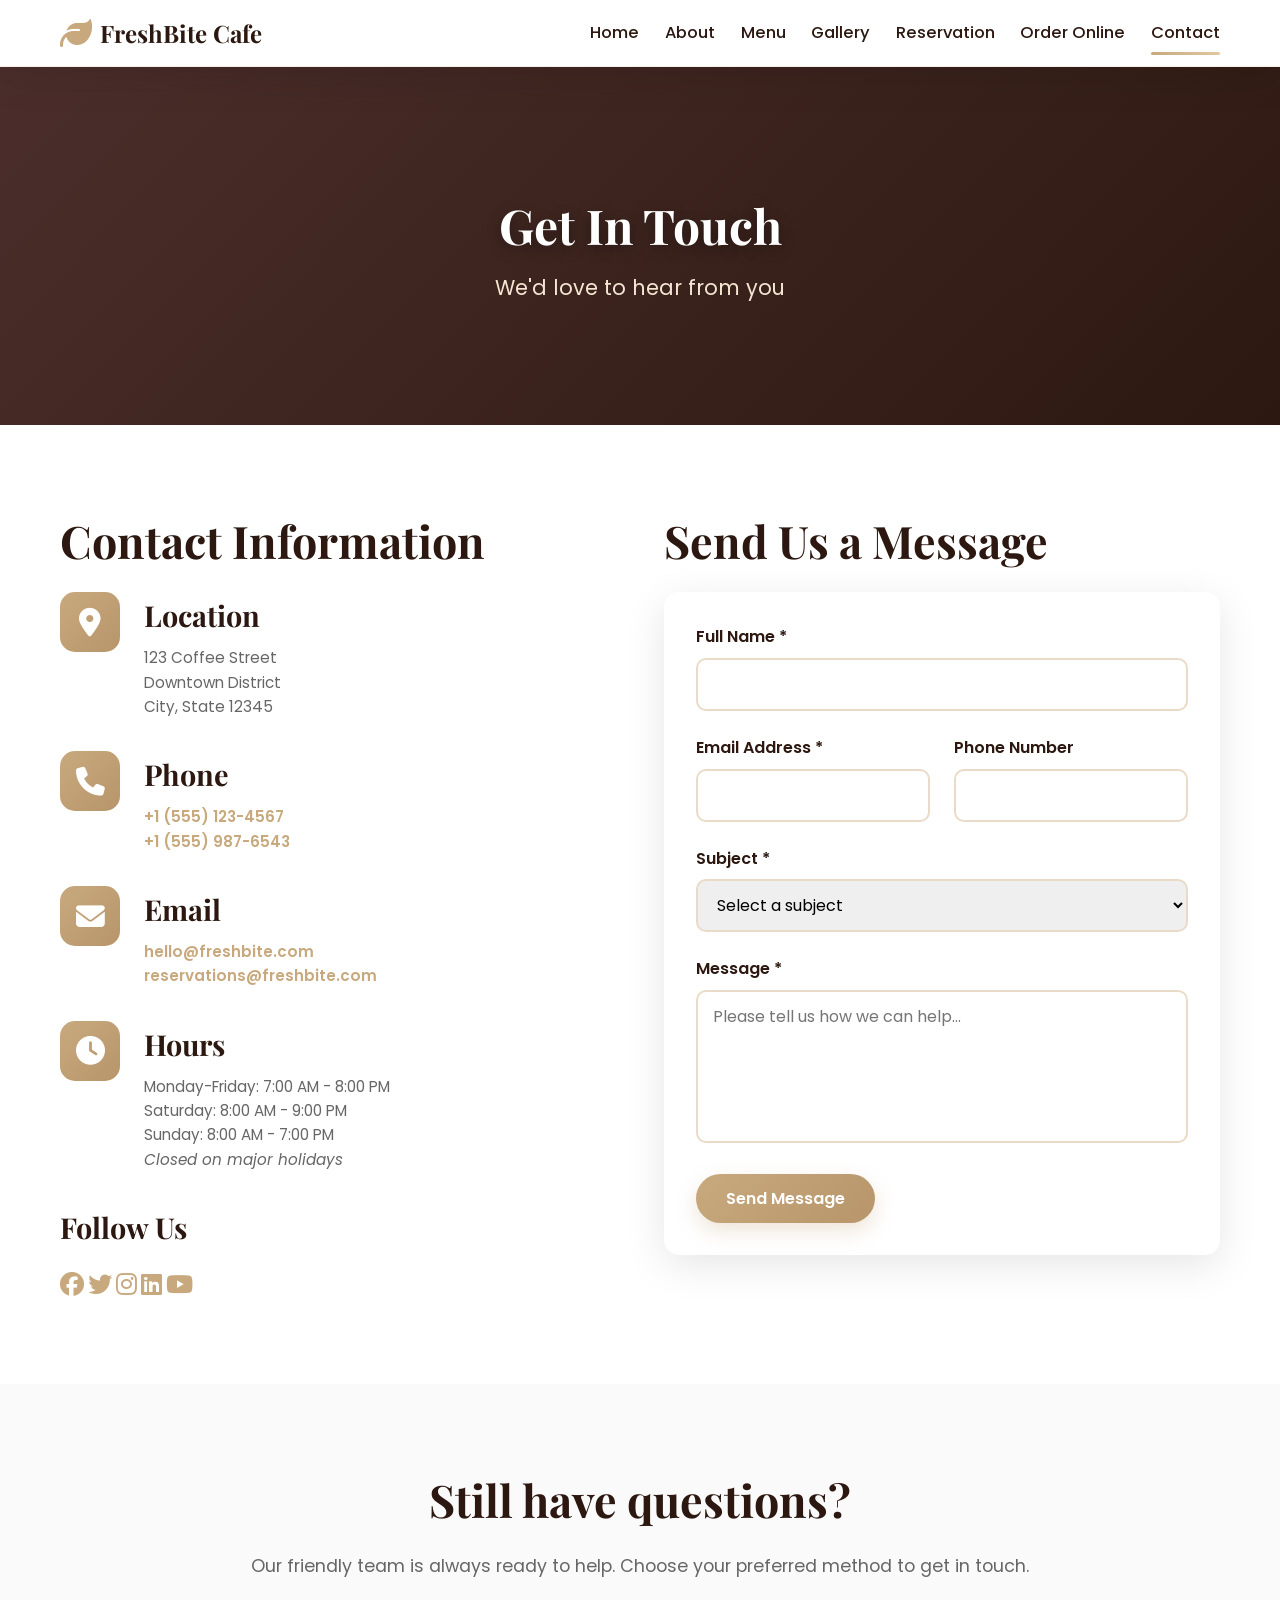
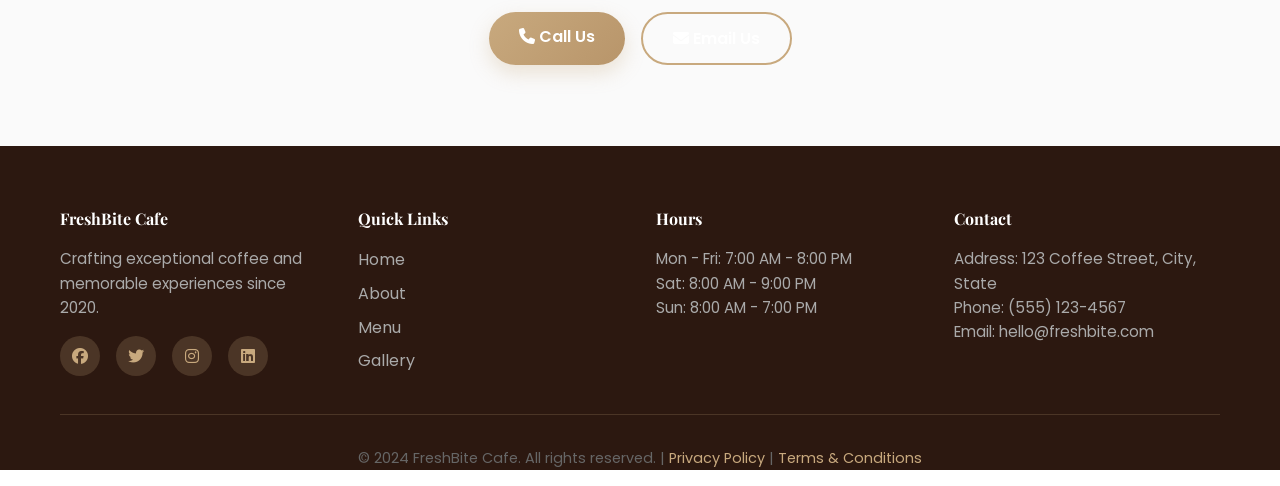
<file: pages/contact.html>
﻿<!DOCTYPE html>
<html lang="en">
<head>
    <meta charset="UTF-8">
    <meta name="viewport" content="width=device-width, initial-scale=1.0">
    <meta name="description" content="Contact FreshBite Cafe - Get in touch via phone, email, or visit us">
    <title>Contact-FreshBite Cafe</title>
    <link rel="stylesheet" href="../css/style.css">
    <link rel="stylesheet" href="../css/pages.css">
    <link href="https://cdnjs.cloudflare.com/ajax/libs/font-awesome/6.4.0/css/all.min.css" rel="stylesheet">
    <link href="https://fonts.googleapis.com/css2?family=Playfair+Display:wght@400;500;600;700&family=Poppins:wght@300;400;500;600;700&display=swap" rel="stylesheet">
</head>
<body class="inner-page">
    <!-- Navigation-->
    <nav class="navbar">
        <div class="container nav-container">
            <div class="logo">
                <i class="fas fa-leaf"></i>
                <span>FreshBite Cafe</span>
            </div>
            <button class="hamburger" id="hamburger">
                <span></span>
                <span></span>
                <span></span>
            </button>
            <ul class="nav-links" id="navLinks">
                <li><a href="../index.html">Home</a></li>
                <li><a href="about.html">About</a></li>
                <li><a href="menu.html">Menu</a></li>
                <li><a href="gallery.html">Gallery</a></li>
                <li><a href="reservation.html">Reservation</a></li>
                <li><a href="order.html">Order Online</a></li>
                <li><a href="contact.html" class="active">Contact</a></li>
            </ul>
        </div>
    </nav>

    <!-- Page Header-->
    <section class="page-header">
        <div class="page-header-content">
            <h1>Get In Touch</h1>
            <p>We'd love to hear from you</p>
        </div>
    </section>

    <!-- Contact Section-->
    <section class="section-padding">
        <div class="container">
            <div class="contact-wrapper">
                <div class="contact-info-container" data-aos="fade-right">
                    <h2>Contact Information</h2>
                    
                    <div class="info-card">
                        <div class="info-icon">
                            <i class="fas fa-map-marker-alt"></i>
                        </div>
                        <div class="info-content">
                            <h3>Location</h3>
                            <p>123 Coffee Street<br>Downtown District<br>City, State 12345</p>
                        </div>
                    </div>

                    <div class="info-card">
                        <div class="info-icon">
                            <i class="fas fa-phone"></i>
                        </div>
                        <div class="info-content">
                            <h3>Phone</h3>
                            <p><a href="tel:+15551234567">+1 (555) 123-4567</a><br><a href="tel:+15559876543">+1 (555) 987-6543</a></p>
                        </div>
                    </div>

                    <div class="info-card">
                        <div class="info-icon">
                            <i class="fas fa-envelope"></i>
                        </div>
                        <div class="info-content">
                            <h3>Email</h3>
                            <p><a href="mailto:hello@freshbite.com">hello@freshbite.com</a><br><a href="mailto:reservations@freshbite.com">reservations@freshbite.com</a></p>
                        </div>
                    </div>

                    <div class="info-card">
                        <div class="info-icon">
                            <i class="fas fa-clock"></i>
                        </div>
                        <div class="info-content">
                            <h3>Hours</h3>
                            <p>Monday-Friday: 7:00 AM - 8:00 PM<br>Saturday: 8:00 AM - 9:00 PM<br>Sunday: 8:00 AM - 7:00 PM<br><em>Closed on major holidays</em></p>
                        </div>
                    </div>

                    <div class="social-section">
                        <h3>Follow Us</h3>
                        <div class="social-links-large">
                            <a href="#" title="Facebook"><i class="fab fa-facebook"></i></a>
                            <a href="#" title="Twitter"><i class="fab fa-twitter"></i></a>
                            <a href="#" title="Instagram"><i class="fab fa-instagram"></i></a>
                            <a href="#" title="LinkedIn"><i class="fab fa-linkedin"></i></a>
                            <a href="#" title="YouTube"><i class="fab fa-youtube"></i></a>
                        </div>
                    </div>
                </div>

                <div class="contact-form-container" data-aos="fade-left">
                    <h2>Send Us a Message</h2>
                    <form class="contact-form" id="contactForm">
                        <div class="form-group">
                            <label for="contact-name">Full Name *</label>
                            <input type="text" id="contact-name" name="name" required>
                        </div>

                        <div class="form-row">
                            <div class="form-group">
                                <label for="contact-email">Email Address *</label>
                                <input type="email" id="contact-email" name="email" required>
                            </div>
                            <div class="form-group">
                                <label for="contact-phone">Phone Number</label>
                                <input type="tel" id="contact-phone" name="phone">
                            </div>
                        </div>

                        <div class="form-group">
                            <label for="subject">Subject *</label>
                            <select id="subject" name="subject" required>
                                <option value="">Select a subject</option>
                                <option value="general">General Inquiry</option>
                                <option value="events">Events & Catering</option>
                                <option value="feedback">Feedback</option>
                                <option value="partnership">Partnership</option>
                                <option value="other">Other</option>
                            </select>
                        </div>

                        <div class="form-group">
                            <label for="message">Message *</label>
                            <textarea id="message" name="message" rows="5" placeholder="Please tell us how we can help..." required></textarea>
                        </div>

                        <button type="submit" class="btn btn-primary">Send Message</button>
                    </form>

                    <div class="form-message" id="contactFormMessage" style="display: none;"></div>
                </div>
            </div>
        </div>
    </section>

    <!-- Quick Contact CTA-->
    <section class="section-padding bg-light">
        <div class="container">
            <div class="cta-section" data-aos="zoom-in">
                <h2>Still have questions?</h2>
                <p>Our friendly team is always ready to help. Choose your preferred method to get in touch.</p>
                <div class="cta-buttons">
                    <a href="tel:+15551234567" class="btn btn-primary">
                        <i class="fas fa-phone"></i> Call Us
                    </a>
                    <a href="mailto:hello@freshbite.com" class="btn btn-secondary">
                        <i class="fas fa-envelope"></i> Email Us
                    </a>
                </div>
            </div>
        </div>
    </section>

    <!-- Footer-->
    <footer class="footer">
        <div class="container">
            <div class="footer-content">
                <div class="footer-section">
                    <h4>FreshBite Cafe</h4>
                    <p>Crafting exceptional coffee and memorable experiences since 2020.</p>
                    <div class="social-links">
                        <a href="#"><i class="fab fa-facebook"></i></a>
                        <a href="#"><i class="fab fa-twitter"></i></a>
                        <a href="#"><i class="fab fa-instagram"></i></a>
                        <a href="#"><i class="fab fa-linkedin"></i></a>
                    </div>
                </div>
                <div class="footer-section">
                    <h4>Quick Links</h4>
                    <ul>
                        <li><a href="../index.html">Home</a></li>
                        <li><a href="about.html">About</a></li>
                        <li><a href="menu.html">Menu</a></li>
                        <li><a href="gallery.html">Gallery</a></li>
                    </ul>
                </div>
                <div class="footer-section">
                    <h4>Hours</h4>
                    <p>Mon - Fri: 7:00 AM - 8:00 PM<br>Sat: 8:00 AM - 9:00 PM<br>Sun: 8:00 AM - 7:00 PM</p>
                </div>
                <div class="footer-section">
                    <h4>Contact</h4>
                    <p>Address: 123 Coffee Street, City, State<br>Phone: (555) 123-4567<br>Email: hello@freshbite.com</p>
                </div>
            </div>
            <div class="footer-bottom">
                <p>&copy; 2024 FreshBite Cafe. All rights reserved. | <a href="#">Privacy Policy</a> | <a href="#">Terms & Conditions</a></p>
            </div>
        </div>
    </footer>

    <script src="../js/script.js"></script>
</body>
</html>
</file>
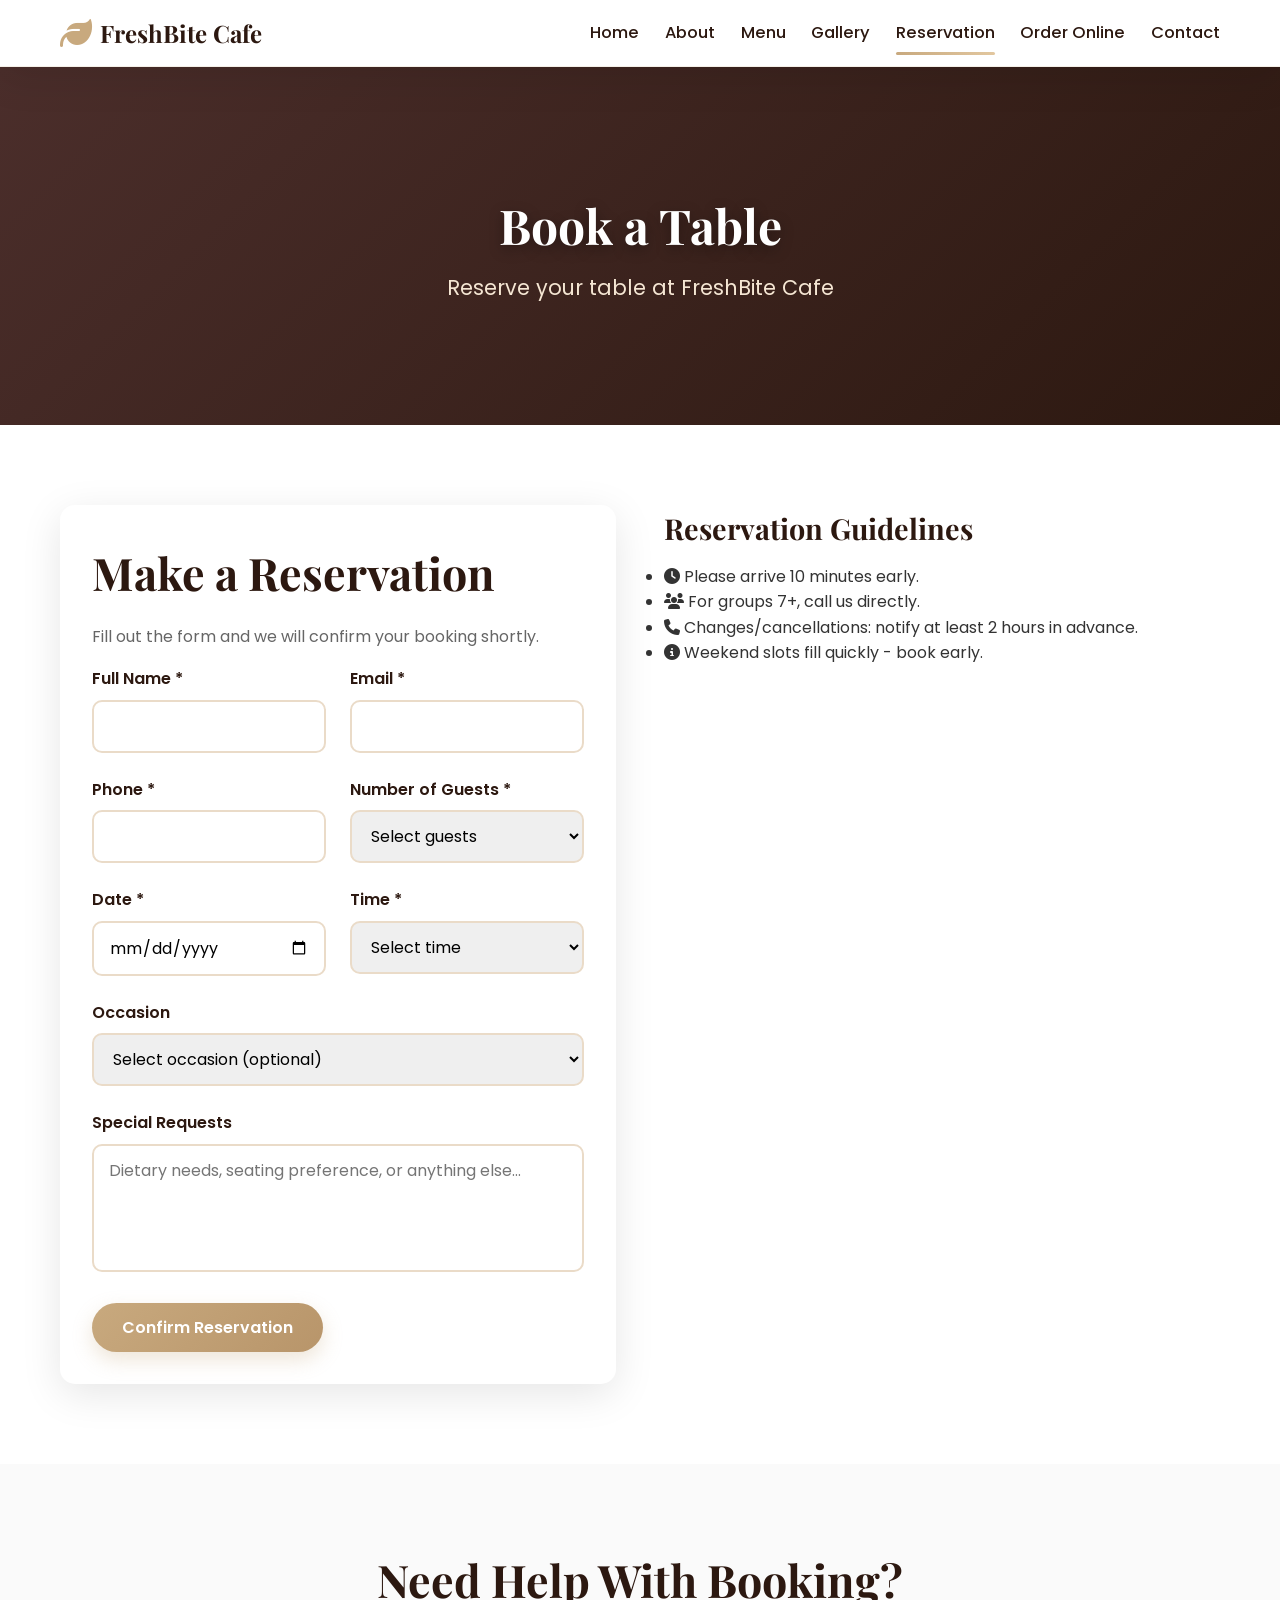
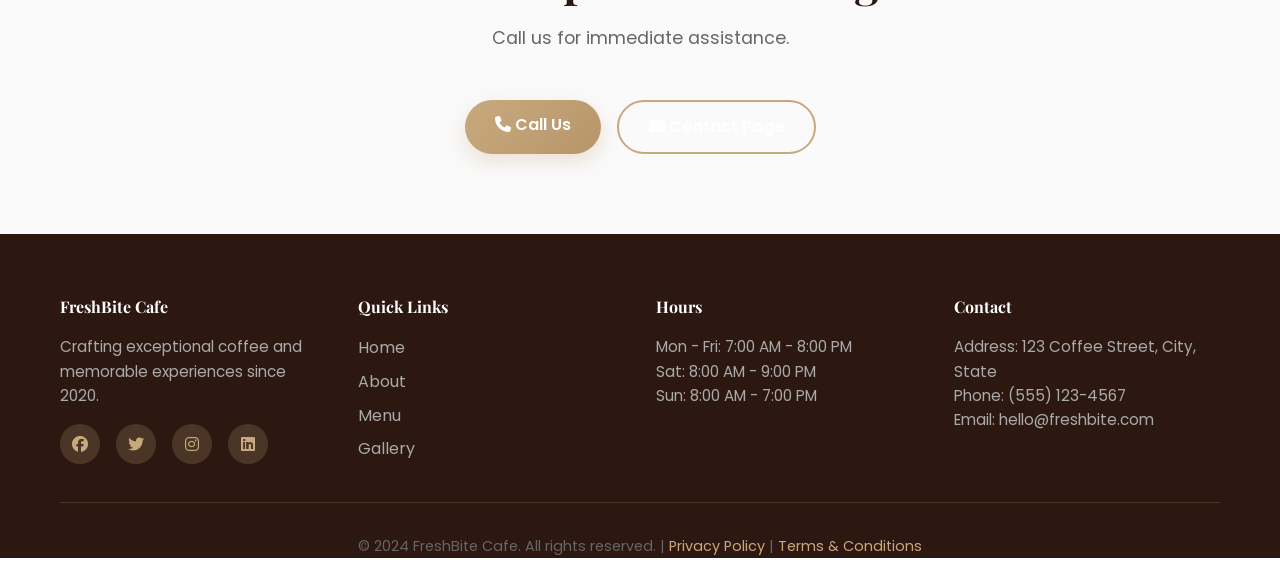
<file: pages/reservation.html>
﻿<!DOCTYPE html>
<html lang="en">
<head>
	<meta charset="UTF-8">
	<meta name="viewport" content="width=device-width, initial-scale=1.0">
	<meta name="description" content="Book a table at FreshBite Cafe - Easy online reservation">
	<title>Reservation - FreshBite Cafe</title>
	<link rel="stylesheet" href="../css/style.css">
	<link rel="stylesheet" href="../css/pages.css">
	<link href="https://cdnjs.cloudflare.com/ajax/libs/font-awesome/6.4.0/css/all.min.css" rel="stylesheet">
	<link href="https://fonts.googleapis.com/css2?family=Playfair+Display:wght@400;500;600;700&family=Poppins:wght@300;400;500;600;700&display=swap" rel="stylesheet">
</head>
<body class="inner-page">
	<!-- Navigation -->
	<nav class="navbar">
		<div class="container nav-container">
			<div class="logo">
				<i class="fas fa-leaf"></i>
				<span>FreshBite Cafe</span>
			</div>
			<button class="hamburger" id="hamburger">
				<span></span>
				<span></span>
				<span></span>
			</button>
			<ul class="nav-links" id="navLinks">
				<li><a href="../index.html">Home</a></li>
				<li><a href="about.html">About</a></li>
				<li><a href="menu.html">Menu</a></li>
				<li><a href="gallery.html">Gallery</a></li>
				<li><a href="reservation.html" class="active">Reservation</a></li>
				<li><a href="order.html">Order Online</a></li>
				<li><a href="contact.html">Contact</a></li>
			</ul>
		</div>
	</nav>

	<!-- Page Header -->
	<section class="page-header">
		<div class="page-header-content">
			<h1>Book a Table</h1>
			<p>Reserve your table at FreshBite Cafe</p>
		</div>
	</section>

	<!-- Reservation Section -->
	<section class="section-padding">
		<div class="container">
			<div class="reservation-wrapper">
				<div class="reservation-form" data-aos="fade-right">
					<h2>Make a Reservation</h2>
					<p>Fill out the form and we will confirm your booking shortly.</p>
					<form id="reservationForm">
						<div class="form-row">
							<div class="form-group">
								<label for="name">Full Name *</label>
								<input type="text" id="name" name="name" required>
							</div>
							<div class="form-group">
								<label for="email">Email *</label>
								<input type="email" id="email" name="email" required>
							</div>
						</div>

						<div class="form-row">
							<div class="form-group">
								<label for="phone">Phone *</label>
								<input type="tel" id="phone" name="phone" required>
							</div>
							<div class="form-group">
								<label for="guests">Number of Guests *</label>
								<select id="guests" name="guests" required>
									<option value="">Select guests</option>
									<option value="1">1 Guest</option>
									<option value="2">2 Guests</option>
									<option value="3">3 Guests</option>
									<option value="4">4 Guests</option>
									<option value="5">5 Guests</option>
									<option value="6">6 Guests</option>
									<option value="7+">7+ Guests</option>
								</select>
							</div>
						</div>

						<div class="form-row">
							<div class="form-group">
								<label for="date">Date *</label>
								<input type="date" id="date" name="date" required>
							</div>
							<div class="form-group">
								<label for="time">Time *</label>
								<select id="time" name="time" required>
									<option value="">Select time</option>
									<option>08:00 AM</option>
									<option>09:00 AM</option>
									<option>10:00 AM</option>
									<option>11:00 AM</option>
									<option>12:00 PM</option>
									<option>01:00 PM</option>
									<option>02:00 PM</option>
									<option>03:00 PM</option>
									<option>04:00 PM</option>
									<option>05:00 PM</option>
									<option>06:00 PM</option>
									<option>07:00 PM</option>
									<option>08:00 PM</option>
								</select>
							</div>
						</div>

						<div class="form-group">
							<label for="occasion">Occasion</label>
							<select id="occasion" name="occasion">
								<option value="">Select occasion (optional)</option>
								<option value="birthday">Birthday</option>
								<option value="anniversary">Anniversary</option>
								<option value="meeting">Business Meeting</option>
								<option value="date">Date Night</option>
								<option value="other">Other</option>
							</select>
						</div>

						<div class="form-group">
							<label for="requests">Special Requests</label>
							<textarea id="requests" name="requests" rows="4" placeholder="Dietary needs, seating preference, or anything else..."></textarea>
						</div>

						<button type="submit" class="btn btn-primary">Confirm Reservation</button>
					</form>
					<div class="form-message" id="formMessage" style="display: none;"></div>
				</div>

				<div class="reservation-info" data-aos="fade-left">
					<h3>Reservation Guidelines</h3>
					<ul class="policy-list">
						<li><i class="fas fa-clock"></i> Please arrive 10 minutes early.</li>
						<li><i class="fas fa-users"></i> For groups 7+, call us directly.</li>
						<li><i class="fas fa-phone"></i> Changes/cancellations: notify at least 2 hours in advance.</li>
						<li><i class="fas fa-info-circle"></i> Weekend slots fill quickly - book early.</li>
					</ul>
				</div>
			</div>
		</div>
	</section>

	<!-- Info Section -->
	<section class="section-padding bg-light">
		<div class="container">
			<div class="section-header">
				<h2>Need Help With Booking?</h2>
				<p>Call us for immediate assistance.</p>
			</div>
			<div class="cta-buttons">
				<a href="tel:+15551234567" class="btn btn-primary"><i class="fas fa-phone"></i> Call Us</a>
				<a href="contact.html" class="btn btn-secondary"><i class="fas fa-envelope"></i> Contact Page</a>
			</div>
		</div>
	</section>

	<!-- Footer -->
	<footer class="footer">
		<div class="container">
			<div class="footer-content">
				<div class="footer-section">
					<h4>FreshBite Cafe</h4>
					<p>Crafting exceptional coffee and memorable experiences since 2020.</p>
					<div class="social-links">
						<a href="#"><i class="fab fa-facebook"></i></a>
						<a href="#"><i class="fab fa-twitter"></i></a>
						<a href="#"><i class="fab fa-instagram"></i></a>
						<a href="#"><i class="fab fa-linkedin"></i></a>
					</div>
				</div>
				<div class="footer-section">
					<h4>Quick Links</h4>
					<ul>
						<li><a href="../index.html">Home</a></li>
						<li><a href="about.html">About</a></li>
						<li><a href="menu.html">Menu</a></li>
						<li><a href="gallery.html">Gallery</a></li>
					</ul>
				</div>
				<div class="footer-section">
					<h4>Hours</h4>
					<p>Mon - Fri: 7:00 AM - 8:00 PM<br>Sat: 8:00 AM - 9:00 PM<br>Sun: 8:00 AM - 7:00 PM</p>
				</div>
				<div class="footer-section">
					<h4>Contact</h4>
					<p>Address: 123 Coffee Street, City, State<br>Phone: (555) 123-4567<br>Email: hello@freshbite.com</p>
				</div>
			</div>
			<div class="footer-bottom">
				<p>&copy; 2024 FreshBite Cafe. All rights reserved. | <a href="#">Privacy Policy</a> | <a href="#">Terms & Conditions</a></p>
			</div>
		</div>
	</footer>

	<script src="../js/script.js"></script>
</body>
</html>
</file>
<file: css/style.css>
/* ===== Global CSS Variables ===== */
:root {
    --primary-color: #C8A97E;
    --dark-color: #2C1810;
    --light-color: #F5E6D3;
    --accent-color: #4B2E2B;
    --text-color: #333;
    --border-color: #EADBC8;
    --white: #FFFFFF;
    
    --font-heading: 'Playfair Display', serif;
    --font-body: 'Poppins', sans-serif;
    
    --transition: all 0.3s ease;
    --shadow: 0 10px 40px rgba(0, 0, 0, 0.1);
    --shadow-dark: 0 20px 60px rgba(0, 0, 0, 0.15);
}

/* ===== Reset & Base Styles ===== */
* {
    margin: 0;
    padding: 0;
    box-sizing: border-box;
}

html {
    scroll-behavior: smooth;
}

body {
    font-family: var(--font-body);
    color: var(--text-color);
    line-height: 1.6;
    background-color: var(--white);
    opacity: 1;
    transition: opacity 0.3s ease;
}

body.page-transitioning {
    opacity: 0;
    pointer-events: none;
}

/* ===== Global UX Enhancements ===== */
.scroll-progress {
    position: fixed;
    top: 0;
    left: 0;
    height: 3px;
    width: 0;
    background: linear-gradient(90deg, var(--primary-color), #e2c79f);
    z-index: 2000;
    transition: width 0.15s linear;
}

.back-to-top {
    position: fixed;
    right: 22px;
    bottom: 22px;
    width: 48px;
    height: 48px;
    border: none;
    border-radius: 50%;
    background: var(--primary-color);
    color: var(--white);
    box-shadow: 0 10px 24px rgba(0, 0, 0, 0.2);
    cursor: pointer;
    z-index: 1200;
    opacity: 0;
    transform: translateY(12px);
    pointer-events: none;
    transition: opacity 0.25s ease, transform 0.25s ease, background-color 0.2s ease;
}

.back-to-top:hover {
    background: var(--accent-color);
}

.back-to-top.visible {
    opacity: 1;
    transform: translateY(0);
    pointer-events: auto;
}

@media (prefers-reduced-motion: reduce) {
    .scroll-progress,
    .back-to-top {
        transition: none;
    }
}

/* ===== Typography ===== */
h1, h2, h3, h4, h5, h6 {
    font-family: var(--font-heading);
    color: var(--dark-color);
}

h1 {
    font-size: 3.5rem;
    margin-bottom: 1rem;
}

h2 {
    font-size: 2.8rem;
    margin-bottom: 1rem;
}

h3 {
    font-size: 1.8rem;
    margin-bottom: 0.8rem;
}

p {
    margin-bottom: 1rem;
    color: #666;
}

a {
    color: var(--primary-color);
    text-decoration: none;
    transition: var(--transition);
}

a:hover {
    color: var(--dark-color);
}

/* ===== Container & Spacing ===== */
.container {
    max-width: 1200px;
    margin: 0 auto;
    padding: 0 20px;
}

.section-padding {
    padding: 80px 0;
}

.text-center {
    text-align: center;
}

/* ===== Navigation ===== */
.navbar {
    position: sticky;
    top: 0;
    background: rgba(255, 255, 255, 0.92);
    backdrop-filter: blur(10px);
    -webkit-backdrop-filter: blur(10px);
    padding: 0.85rem 0;
    border-bottom: 1px solid rgba(200, 169, 126, 0.18);
    box-shadow: 0 8px 26px rgba(0, 0, 0, 0.08);
    z-index: 1000;
    transition: var(--transition);
}

.nav-container {
    display: flex;
    justify-content: space-between;
    align-items: center;
}

.logo {
    display: flex;
    align-items: center;
    gap: 0.5rem;
    font-size: 1.5rem;
    font-weight: 700;
    color: var(--dark-color);
    font-family: var(--font-heading);
}

.logo i {
    color: var(--primary-color);
    font-size: 2rem;
}

.nav-links {
    display: flex;
    list-style: none;
    gap: 1.6rem;
    align-items: center;
}

.nav-links a {
    color: var(--dark-color);
    font-weight: 500;
    font-size: 1.03rem;
    padding: 0.25rem 0;
    position: relative;
    transition: var(--transition);
}

.nav-links a:hover {
    color: var(--accent-color);
}

.nav-links a::after {
    content: '';
    position: absolute;
    bottom: -7px;
    left: 0;
    width: 0;
    height: 3px;
    border-radius: 3px;
    background: linear-gradient(90deg, var(--primary-color), #e2c79f);
    transition: var(--transition);
}

.nav-links a:hover::after,
.nav-links a.active::after {
    width: 100%;
}

.nav-links a:focus-visible {
    outline: 2px solid rgba(200, 169, 126, 0.55);
    outline-offset: 4px;
    border-radius: 6px;
}

.hamburger {
    display: none;
    flex-direction: column;
    cursor: pointer;
    background: none;
    border: none;
    gap: 5px;
}

.hamburger span {
    width: 25px;
    height: 3px;
    background-color: var(--dark-color);
    border-radius: 3px;
    transition: var(--transition);
}

/* ===== Hero Section ===== */
.hero {
    height: 100vh;
    background: linear-gradient(135deg, #4B2E2B 0%, #2C1810 100%);
    background-image: url('data:image/svg+xml,<svg xmlns="http://www.w3.org/2000/svg" viewBox="0 0 1200 600"><rect fill="%234B2E2B" width="1200" height="600"/><circle cx="300" cy="150" r="100" fill="%23C8A97E" opacity="0.1"/><circle cx="900" cy="450" r="150" fill="%23EADBC8" opacity="0.05"/></svg>');
    background-size: cover;
    background-position: center;
    display: flex;
    align-items: center;
    justify-content: center;
    position: relative;
    overflow: hidden;
}

.hero-overlay {
    position: absolute;
    top: 0;
    left: 0;
    right: 0;
    bottom: 0;
    background: rgba(0, 0, 0, 0.4);
    z-index: 1;
}

.hero-content {
    text-align: center;
    color: var(--white);
    z-index: 2;
    position: relative;
    animation: fadeInUp 1s ease-out;
}

.hero-title {
    font-size: 4rem;
    margin-bottom: 1rem;
    color: var(--white);
    text-shadow: 0 4px 18px rgba(0, 0, 0, 0.45);
    animation: slideInDown 0.8s ease-out;
}

.hero-subtitle {
    font-size: 1.8rem;
    margin-bottom: 2rem;
    color: var(--light-color);
    text-shadow: 0 2px 10px rgba(0, 0, 0, 0.35);
    animation: slideInUp 0.8s ease-out 0.2s backwards;
}

.hero-buttons {
    display: flex;
    gap: 1rem;
    justify-content: center;
    flex-wrap: wrap;
    animation: fadeIn 1s ease-out 0.4s backwards;
}

/* ===== Buttons ===== */
.btn {
    display: inline-block;
    padding: 12px 30px;
    border-radius: 50px;
    font-weight: 600;
    text-decoration: none;
    transition: var(--transition);
    cursor: pointer;
    border: none;
    font-family: var(--font-body);
    font-size: 1rem;
}

.btn-primary {
    background: linear-gradient(135deg, var(--primary-color), #b8956a);
    color: var(--white);
    box-shadow: 0 8px 20px rgba(200, 169, 126, 0.3);
}

.btn-primary:hover {
    transform: translateY(-3px);
    box-shadow: 0 12px 30px rgba(200, 169, 126, 0.4);
}

.btn-secondary {
    background: transparent;
    color: var(--white);
    border: 2px solid var(--primary-color);
}

.btn-secondary:hover {
    background: var(--primary-color);
    color: var(--white);
    transform: translateY(-3px);
}

.btn-small {
    padding: 8px 20px;
    font-size: 0.9rem;
}

/* ===== Featured Dishes Section ===== */
.featured-dishes {
    background: var(--white);
}

.section-header {
    text-align: center;
    margin-bottom: 3rem;
}

.section-header h2 {
    color: var(--dark-color);
    margin-bottom: 0.5rem;
}

.section-header p {
    font-size: 1.1rem;
    color: #666;
}

.dishes-grid {
    display: grid;
    grid-template-columns: repeat(auto-fit, minmax(280px, 1fr));
    gap: 2rem;
    margin-bottom: 2rem;
}

.dish-card {
    background: var(--white);
    border-radius: 15px;
    overflow: hidden;
    box-shadow: var(--shadow);
    transition: var(--transition);
    cursor: pointer;
}

.dish-card:hover {
    transform: translateY(-10px);
    box-shadow: var(--shadow-dark);
}

.dish-image {
    position: relative;
    overflow: hidden;
    height: 250px;
}

.dish-image img {
    width: 100%;
    height: 100%;
    object-fit: cover;
    transition: var(--transition);
}

.dish-card:hover .dish-image img {
    transform: scale(1.1);
}

.dish-overlay {
    position: absolute;
    top: 0;
    left: 0;
    right: 0;
    bottom: 0;
    background: rgba(76, 46, 43, 0.8);
    display: flex;
    align-items: center;
    justify-content: center;
    opacity: 0;
    transition: var(--transition);
}

.dish-card:hover .dish-overlay {
    opacity: 1;
}

.dish-info {
    padding: 1.5rem;
    text-align: center;
}

.dish-info h3 {
    margin: 0.5rem 0;
    color: var(--dark-color);
}

.dish-info .desc {
    font-size: 0.9rem;
    color: #666;
    margin-bottom: 1rem;
}

.price {
    display: block;
    font-size: 1.4rem;
    color: var(--primary-color);
    font-weight: 700;
}

/* ===== About Preview Section ===== */
.about-preview {
    background: #FAFAFA;
}

.about-grid {
    display: grid;
    grid-template-columns: 1fr 1fr;
    gap: 3rem;
    align-items: center;
}

.about-content h2 {
    margin-bottom: 1.5rem;
}

.about-content p {
    font-size: 1rem;
    line-height: 1.8;
    margin-bottom: 1.5rem;
    color: #666;
}

.benefits-list {
    list-style: none;
    margin: 2rem 0;
}

.benefits-list li {
    display: flex;
    align-items: center;
    gap: 1rem;
    margin-bottom: 1rem;
    font-size: 1rem;
    color: #666;
}

.benefits-list i {
    color: var(--primary-color);
    font-size: 1.2rem;
}

.about-image img {
    width: 100%;
    border-radius: 15px;
    box-shadow: var(--shadow);
}

/* ===== Special Offers Section ===== */
.offers-grid {
    display: grid;
    grid-template-columns: repeat(auto-fit, minmax(260px, 1fr));
    gap: 2rem;
}

.offer-card {
    background: linear-gradient(135deg, var(--accent-color), #4B2E2B);
    color: var(--white);
    padding: 2rem;
    border-radius: 15px;
    position: relative;
    overflow: hidden;
    transition: var(--transition);
    box-shadow: var(--shadow);
}

.offer-card:hover {
    transform: translateY(-10px);
    box-shadow: var(--shadow-dark);
}

.offer-badge {
    position: absolute;
    top: -10px;
    right: -10px;
    background: var(--primary-color);
    color: var(--white);
    padding: 0.5rem 1.5rem;
    font-weight: 700;
    transform: rotate(45deg);
    border-radius: 50%;
    width: 120px;
    text-align: center;
}

.offer-card h3 {
    color: var(--white);
    margin-bottom: 0.5rem;
    margin-top: 1rem;
}

.offer-card p {
    color: #ddd;
    font-size: 0.95rem;
}

.valid {
    display: block;
    font-size: 0.85rem;
    color: var(--light-color);
    margin-top: 1rem;
    font-weight: 600;
}

/* ===== Statistics Section ===== */
.statistics {
    background: linear-gradient(135deg, #2C1810, #1a0f08);
    color: var(--white);
}

.stats-grid {
    display: grid;
    grid-template-columns: repeat(auto-fit, minmax(200px, 1fr));
    gap: 2rem;
    text-align: center;
}

.stat-item {
    padding: 2rem;
}

.stat-number {
    font-size: 3rem;
    font-weight: 700;
    color: var(--primary-color);
    margin-bottom: 0.5rem;
}

.stat-item p {
    font-size: 1.1rem;
    color: #ddd;
    margin: 0;
}

/* ===== Testimonials Section ===== */
.testimonials-carousel {
    position: relative;
    max-width: 600px;
    margin: 2rem auto;
}

.testimonial-item {
    display: none;
    opacity: 0;
    transition: var(--transition);
}

.testimonial-item.active {
    display: block;
    opacity: 1;
}

.testimonial-content {
    background: var(--white);
    padding: 2rem;
    border-radius: 15px;
    box-shadow: var(--shadow);
    text-align: center;
    border-left: 5px solid var(--primary-color);
}

.stars {
    color: var(--primary-color);
    font-size: 1.2rem;
    margin-bottom: 1rem;
}

.testimonial-content p {
    font-size: 1rem;
    color: #666;
    margin-bottom: 1.5rem;
    font-style: italic;
}

.testimonial-content h4 {
    color: var(--dark-color);
    margin-bottom: 0.2rem;
}

.testimonial-content span {
    color: #666;
    font-size: 0.9rem;
}

.carousel-nav {
    display: flex;
    justify-content: center;
    gap: 1rem;
    margin-top: 2rem;
}

.carousel-btn {
    background: var(--primary-color);
    color: var(--white);
    border: none;
    width: 45px;
    height: 45px;
    border-radius: 50%;
    cursor: pointer;
    transition: var(--transition);
    font-size: 1.2rem;
}

.carousel-btn:hover {
    background: var(--dark-color);
    transform: scale(1.1);
}

/* ===== Newsletter Section ===== */
.newsletter-content {
    text-align: center;
    max-width: 600px;
    margin: 0 auto;
}

.newsletter-content h2 {
    margin-bottom: 1rem;
}

.newsletter-content p {
    margin-bottom: 1.5rem;
    font-size: 1rem;
}

.newsletter-form {
    display: flex;
    gap: 0.5rem;
    margin-bottom: 1rem;
    flex-wrap: wrap;
    justify-content: center;
}

.newsletter-form input {
    flex: 1;
    min-width: 200px;
    padding: 12px 20px;
    border: 2px solid var(--border-color);
    border-radius: 50px;
    font-family: var(--font-body);
    transition: var(--transition);
}

.newsletter-form input:focus {
    outline: none;
    border-color: var(--primary-color);
    box-shadow: 0 0 0 3px rgba(200, 169, 126, 0.1);
}

.newsletter-form button {
    padding: 12px 30px;
}

.newsletter-note {
    font-size: 0.85rem;
    color: #666;
    margin: 0;
}

/* ===== Footer ===== */
.footer {
    background: var(--dark-color);
    color: #ddd;
    padding: 60px 0 0;
}

.footer-content {
    display: grid;
    grid-template-columns: repeat(auto-fit, minmax(250px, 1fr));
    gap: 2rem;
    margin-bottom: 2rem;
}

.footer-section h4 {
    color: var(--white);
    margin-bottom: 1rem;
}

.footer-section p {
    font-size: 0.95rem;
    color: #aaa;
}

.footer-section ul {
    list-style: none;
}

.footer-section ul li {
    margin-bottom: 0.5rem;
}

.footer-section ul li a {
    color: #aaa;
    transition: var(--transition);
}

.footer-section ul li a:hover {
    color: var(--primary-color);
}

.social-links {
    display: flex;
    gap: 1rem;
}

.social-links a {
    display: inline-flex;
    align-items: center;
    justify-content: center;
    width: 40px;
    height: 40px;
    background: rgba(200, 169, 126, 0.2);
    border-radius: 50%;
    color: var(--primary-color);
    transition: var(--transition);
    pointer-events: none;
    cursor: default;
}

.social-links a:hover {
    background: var(--primary-color);
    color: var(--white);
    transform: translateY(-3px);
}

.social-links-large a {
    width: 45px;
    height: 45px;
    font-size: 1.5rem;
}

.footer-bottom {
    border-top: 1px solid rgba(200, 169, 126, 0.2);
    padding-top: 2rem;
    text-align: center;
    font-size: 0.9rem;
    color: #999;
}

.footer-bottom a {
    color: var(--primary-color);
}

/* ===== Page Header ===== */
.page-header {
    background: linear-gradient(135deg, #4B2E2B 0%, #2C1810 100%);
    color: var(--white);
    padding: 120px 20px;
    text-align: center;
}

.page-header-content h1 {
    color: var(--white);
    font-size: 3rem;
    margin-bottom: 0.5rem;
}

.page-header-content p {
    color: var(--light-color);
    font-size: 1.3rem;
    margin: 0;
}

/* ===== Menu Page ===== */
.filter-buttons {
    display: flex;
    justify-content: center;
    gap: 1rem;
    flex-wrap: wrap;
    margin-bottom: 3rem;
}

.filter-btn {
    padding: 10px 25px;
    border: 2px solid var(--border-color);
    background: var(--white);
    color: var(--dark-color);
    border-radius: 50px;
    cursor: pointer;
    font-weight: 600;
    transition: var(--transition);
    font-family: var(--font-body);
}

.filter-btn:hover,
.filter-btn.active {
    background: var(--primary-color);
    color: var(--white);
    border-color: var(--primary-color);
}

.menu-grid {
    display: grid;
    grid-template-columns: repeat(auto-fit, minmax(280px, 1fr));
    gap: 2rem;
}

.menu-item {
    background: var(--white);
    border-radius: 15px;
    overflow: hidden;
    box-shadow: var(--shadow);
    transition: var(--transition);
    opacity: 1;
    animation: fadeIn 0.3s ease-out;
}

.menu-item.hidden {
    display: none;
}

.menu-item:hover {
    transform: translateY(-10px);
    box-shadow: var(--shadow-dark);
}

.menu-item-image {
    position: relative;
    overflow: hidden;
    height: 250px;
}

.menu-item-image img {
    width: 100%;
    height: 100%;
    object-fit: cover;
    transition: var(--transition);
}

.menu-item:hover .menu-item-image img {
    transform: scale(1.1);
}

.menu-overlay {
    position: absolute;
    top: 0;
    left: 0;
    right: 0;
    bottom: 0;
    background: rgba(76, 46, 43, 0.8);
    display: flex;
    align-items: center;
    justify-content: center;
    opacity: 0;
    transition: var(--transition);
}

.menu-item:hover .menu-overlay {
    opacity: 1;
}

.order-btn {
    background: var(--primary-color);
    color: var(--white);
    border: none;
    padding: 10px 25px;
    border-radius: 50px;
    cursor: pointer;
    font-weight: 600;
    transition: var(--transition);
    font-family: var(--font-body);
}

.order-btn:hover {
    background: var(--dark-color);
}

.menu-item-content {
    padding: 1.5rem;
    text-align: center;
}

.menu-item-content h3 {
    margin-bottom: 0.5rem;
}

.menu-item-content p {
    font-size: 0.9rem;
    color: #999;
    margin-bottom: 1rem;
}

.menu-price {
    display: block;
    font-size: 1.3rem;
    font-weight: 700;
    color: var(--primary-color);
}

/* ===== Gallery Page ===== */
.gallery-section {
    background: var(--white);
}

.gallery-grid {
    display: grid;
    grid-template-columns: repeat(auto-fit, minmax(280px, 1fr));
    gap: 2rem;
}

.gallery-item {
    border-radius: 15px;
    overflow: hidden;
    box-shadow: var(--shadow);
    transition: var(--transition);
}

.gallery-item:hover {
    box-shadow: var(--shadow-dark);
}

.gallery-image-wrapper {
    position: relative;
    overflow: hidden;
    height: 280px;
}

.gallery-image-wrapper img {
    width: 100%;
    height: 100%;
    object-fit: cover;
    transition: var(--transition);
}

.gallery-item:hover .gallery-image-wrapper img {
    transform: scale(1.1);
}

.gallery-overlay {
    position: absolute;
    top: 0;
    left: 0;
    right: 0;
    bottom: 0;
    background: rgba(76, 46, 43, 0.8);
    display: flex;
    align-items: center;
    justify-content: center;
    opacity: 0;
    transition: var(--transition);
}

.gallery-item:hover .gallery-overlay {
    opacity: 1;
}

.lightbox-trigger {
    display: inline-flex;
    align-items: center;
    justify-content: center;
    width: 50px;
    height: 50px;
    background: var(--primary-color);
    color: var(--white);
    border-radius: 50%;
    font-size: 1.5rem;
    transition: var(--transition);
}

.lightbox-trigger:hover {
    background: var(--dark-color);
    transform: scale(1.1);
}

.gallery-caption {
    padding: 1rem 1.5rem;
    background: #f9f9f9;
    text-align: center;
    margin: 0;
    color: var(--dark-color);
    font-weight: 600;
}

/* ===== Lightbox ===== */
.lightbox-modal {
    display: none;
    position: fixed;
    top: 0;
    left: 0;
    right: 0;
    bottom: 0;
    background: rgba(0, 0, 0, 0.95);
    z-index: 2000;
    align-items: center;
    justify-content: center;
}

.lightbox-modal.active {
    display: flex;
}

.lightbox-content {
    position: relative;
    max-width: 90vw;
    max-height: 80vh;
}

.lightbox-content img {
    width: 100%;
    height: auto;
    max-width: 800px;
    max-height: 600px;
    object-fit: contain;
    border-radius: 10px;
}

.lightbox-close {
    position: absolute;
    top: -40px;
    right: 0;
    background: none;
    border: none;
    color: var(--white);
    font-size: 2rem;
    cursor: pointer;
    transition: var(--transition);
}

.lightbox-close:hover {
    transform: scale(1.2);
}

.lightbox-prev,
.lightbox-next {
    position: absolute;
    top: 50%;
    transform: translateY(-50%);
    background: rgba(200, 169, 126, 0.8);
    color: var(--white);
    border: none;
    width: 50px;
    height: 50px;
    border-radius: 50%;
    font-size: 1.5rem;
    cursor: pointer;
    transition: var(--transition);
}

.lightbox-prev:hover,
.lightbox-next:hover {
    background: var(--primary-color);
}

.lightbox-prev {
    left: -60px;
}

.lightbox-next {
    right: -60px;
}

/* ===== Reservation Page ===== */
.reservation-wrapper {
    display: grid;
    grid-template-columns: 1fr 1fr;
    gap: 3rem;
    align-items: start;
}

.reservation-benefits {
    list-style: none;
}

.reservation-benefits li {
    display: flex;
    gap: 1.5rem;
    margin-bottom: 2rem;
}

.benefit-icon {
    flex-shrink: 0;
    width: 50px;
    height: 50px;
    background: linear-gradient(135deg, var(--primary-color), #b8956a);
    color: var(--white);
    border-radius: 15px;
    display: flex;
    align-items: center;
    justify-content: center;
    font-size: 1.5rem;
}

.benefit-text h4 {
    margin-bottom: 0.3rem;
    color: var(--dark-color);
}

.benefit-text p {
    font-size: 0.95rem;
    margin: 0;
}

.hours-info,
.contact-info {
    background: #f9f9f9;
    padding: 1.5rem;
    border-radius: 15px;
    margin-top: 2rem;
}

.hours-info h3,
.contact-info h3 {
    margin-bottom: 1rem;
    color: var(--dark-color);
}

.hours-table {
    width: 100%;
    border-collapse: collapse;
}

.hours-table tr {
    border-bottom: 1px solid var(--border-color);
}

.hours-table td {
    padding: 0.8rem 0;
    font-size: 0.95rem;
}

.hours-table td:last-child {
    text-align: right;
    color: var(--primary-color);
    font-weight: 600;
}

.contact-info p {
    margin-bottom: 0.5rem;
}

.contact-info strong {
    color: var(--dark-color);
}

.social-section {
    margin-top: 2rem;
}

.social-section h3 {
    margin-bottom: 1rem;
    color: var(--dark-color);
}

/* ===== Forms ===== */
.reservation-form,
.contact-form {
    background: var(--white);
    padding: 2rem;
    border-radius: 15px;
    box-shadow: var(--shadow);
}

.form-group {
    margin-bottom: 1.5rem;
}

.form-row {
    display: grid;
    grid-template-columns: 1fr 1fr;
    gap: 1.5rem;
}

.form-group label {
    display: block;
    margin-bottom: 0.5rem;
    font-weight: 600;
    color: var(--dark-color);
}

.form-group input,
.form-group textarea,
.form-group select {
    width: 100%;
    padding: 12px 15px;
    border: 2px solid var(--border-color);
    border-radius: 10px;
    font-family: var(--font-body);
    font-size: 1rem;
    transition: var(--transition);
}

.form-group input:focus,
.form-group textarea:focus,
.form-group select:focus {
    outline: none;
    border-color: var(--primary-color);
    box-shadow: 0 0 0 3px rgba(200, 169, 126, 0.1);
}

textarea {
    resize: none;
}

.form-checkbox {
    display: flex;
    align-items: center;
    gap: 0.5rem;
    margin-bottom: 1.5rem;
}

.form-checkbox input {
    width: 20px;
    height: 20px;
    border-radius: 5px;
    cursor: pointer;
    accent-color: var(--primary-color);
}

.form-checkbox label {
    margin: 0;
    font-weight: 400;
    cursor: pointer;
}

.form-message {
    padding: 1rem;
    border-radius: 10px;
    margin-bottom: 1rem;
    text-align: center;
    font-weight: 600;
}

.form-message.success {
    background: #d4edda;
    color: #155724;
    border: 1px solid #c3e6cb;
}

.form-message.error {
    background: #f8d7da;
    color: #721c24;
    border: 1px solid #f5c6cb;
}

/* ===== Contact Page ===== */
.contact-wrapper {
    display: grid;
    grid-template-columns: 1fr 1fr;
    gap: 3rem;
    align-items: start;
}

.info-card {
    display: flex;
    gap: 1.5rem;
    margin-bottom: 2rem;
    align-items: flex-start;
}

.info-icon {
    flex-shrink: 0;
    width: 60px;
    height: 60px;
    background: linear-gradient(135deg, var(--primary-color), #b8956a);
    color: var(--white);
    border-radius: 15px;
    display: flex;
    align-items: center;
    justify-content: center;
    font-size: 1.8rem;
}

.info-content h3 {
    margin-bottom: 0.5rem;
    color: var(--dark-color);
}

.info-content p {
    margin: 0;
    font-size: 0.95rem;
}

.info-content a {
    color: var(--primary-color);
    font-weight: 600;
}

.cta-section {
    text-align: center;
}

.cta-section h2 {
    margin-bottom: 1rem;
}

.cta-section p {
    margin-bottom: 2rem;
    font-size: 1.1rem;
}

.cta-buttons {
    display: flex;
    justify-content: center;
    gap: 1rem;
    flex-wrap: wrap;
}

/* ===== About Page ===== */
.value-card {
    background: var(--white);
    padding: 2rem;
    border-radius: 15px;
    text-align: center;
    box-shadow: var(--shadow);
    transition: var(--transition);
}

.value-card:hover {
    transform: translateY(-10px);
    box-shadow: var(--shadow-dark);
}

.value-icon {
    width: 70px;
    height: 70px;
    background: linear-gradient(135deg, var(--primary-color), #b8956a);
    color: var(--white);
    border-radius: 15px;
    display: flex;
    align-items: center;
    justify-content: center;
    font-size: 2rem;
    margin: 0 auto 1rem;
}

.founder-section {
    background: #f9f9f9;
}

.founder-grid {
    display: grid;
    grid-template-columns: 1fr 1fr;
    gap: 3rem;
    align-items: center;
}

.founder-image img {
    width: 100%;
    border-radius: 15px;
    box-shadow: var(--shadow);
}

.founder-content h4 {
    color: var(--primary-color);
    margin-bottom: 1rem;
}

.founder-signature {
    font-weight: 700;
    color: var(--dark-color);
    margin-top: 1.5rem;
}

.team-grid {
    display: grid;
    grid-template-columns: repeat(auto-fit, minmax(250px, 1fr));
    gap: 2rem;
}

.team-member {
    background: var(--white);
    border-radius: 15px;
    overflow: hidden;
    box-shadow: var(--shadow);
    text-align: center;
    transition: var(--transition);
}

.team-member:hover {
    transform: translateY(-10px);
    box-shadow: var(--shadow-dark);
}

.member-image {
    overflow: hidden;
    height: 280px;
}

.member-image img {
    width: 100%;
    height: 100%;
    object-fit: cover;
    transition: var(--transition);
}

.team-member:hover .member-image img {
    transform: scale(1.1);
}

.team-member h3 {
    margin: 1.5rem 1rem 0;
}

.position {
    color: var(--primary-color);
    font-weight: 600;
    margin: 0.5rem 0;
}

.bio {
    font-size: 0.9rem;
    color: #999;
    padding: 0 1rem;
    margin-bottom: 1rem;
}

.team-member .social-links {
    padding-bottom: 1.5rem;
}

.philosophy-grid {
    display: grid;
    grid-template-columns: repeat(auto-fit, minmax(260px, 1fr));
    gap: 2rem;
}

.philosophy-item {
    background: var(--white);
    padding: 2rem;
    border-radius: 15px;
    text-align: center;
    box-shadow: var(--shadow);
    transition: var(--transition);
}

.philosophy-item:hover {
    box-shadow: var(--shadow-dark);
    transform: translateY(-5px);
}

.philosophy-item h3 {
    color: var(--dark-color);
    margin-bottom: 1rem;
}

.philosophy-item h3 i {
    color: var(--primary-color);
    font-size: 2rem;
    display: block;
    margin-bottom: 0.5rem;
}

.benefits-showcase {
    display: grid;
    grid-template-columns: 1fr 1fr;
    gap: 2rem;
}

.benefit-item {
    display: flex;
    gap: 1.5rem;
    align-items: flex-start;
}

.benefit-number {
    flex-shrink: 0;
    width: 50px;
    height: 50px;
    background: linear-gradient(135deg, var(--primary-color), #b8956a);
    color: var(--white);
    border-radius: 50%;
    display: flex;
    align-items: center;
    justify-content: center;
    font-weight: 700;
    font-size: 1.5rem;
}

.benefit-item h4 {
    margin-bottom: 0.5rem;
    color: var(--dark-color);
}

.benefit-item p {
    margin: 0;
    font-size: 0.95rem;
}

.policies-grid {
    display: grid;
    grid-template-columns: repeat(auto-fit, minmax(300px, 1fr));
    gap: 2rem;
}

.policy-card {
    background: var(--white);
    padding: 2rem;
    border-radius: 15px;
    box-shadow: var(--shadow);
    border-top: 4px solid var(--primary-color);
}

.policy-card h3 {
    margin-top: 0;
    color: var(--dark-color);
}

/* ===== Animations ===== */
@keyframes fadeIn {
    from {
        opacity: 0;
    }
    to {
        opacity: 1;
    }
}

@keyframes fadeInUp {
    from {
        opacity: 0;
        transform: translateY(30px);
    }
    to {
        opacity: 1;
        transform: translateY(0);
    }
}

@keyframes slideInDown {
    from {
        opacity: 0;
        transform: translateY(-30px);
    }
    to {
        opacity: 1;
        transform: translateY(0);
    }
}

@keyframes slideInUp {
    from {
        opacity: 0;
        transform: translateY(30px);
    }
    to {
        opacity: 1;
        transform: translateY(0);
    }
}

@keyframes slideInLeft {
    from {
        opacity: 0;
        transform: translateX(-30px);
    }
    to {
        opacity: 1;
        transform: translateX(0);
    }
}

@keyframes slideInRight {
    from {
        opacity: 0;
        transform: translateX(30px);
    }
    to {
        opacity: 1;
        transform: translateX(0);
    }
}

@keyframes countUp {
    from {
        opacity: 0;
    }
    to {
        opacity: 1;
    }
}

/* ===== Responsive Design ===== */
@media (max-width: 768px) {
    .hamburger {
        display: flex;
    }

    .nav-links {
        display: none;
        position: absolute;
        top: 100%;
        left: 0;
        right: 0;
        flex-direction: column;
        background: rgba(255, 255, 255, 0.98);
        padding: 2rem;
        gap: 1rem;
        box-shadow: var(--shadow);
        border-top: 1px solid rgba(200, 169, 126, 0.2);
        z-index: 999;
    }

    .nav-links.active {
        display: flex;
    }

    h1 {
        font-size: 2.5rem;
    }

    h2 {
        font-size: 2rem;
    }

    .hero-title {
        font-size: 2.5rem;
    }

    .hero-subtitle {
        font-size: 1.3rem;
    }

    .page-header-content h1 {
        font-size: 2.2rem;
    }

    .hero-buttons {
        flex-direction: column;
        gap: 1rem;
    }

    .btn {
        width: 100%;
        max-width: 250px;
    }

    .about-grid,
    .founder-grid,
    .contact-wrapper,
    .reservation-wrapper {
        grid-template-columns: 1fr;
    }

    .form-row {
        grid-template-columns: 1fr;
    }

    .dishes-grid,
    .menu-grid,
    .gallery-grid,
    .stats-grid,
    .offers-grid,
    .value-card,
    .team-grid,
    .philosophy-grid,
    .policy-card,
    .benefits-showcase {
        grid-template-columns: repeat(auto-fit, minmax(200px, 1fr));
    }

    .filter-buttons {
        gap: 0.5rem;
    }

    .filter-btn {
        padding: 8px 15px;
        font-size: 0.9rem;
    }

    .stat-number {
        font-size: 2rem;
    }

    .testimonial-item {
        padding: 1.5rem;
    }

    .lightbox-prev {
        left: -30px;
    }

    .lightbox-next {
        right: -30px;
    }

    .section-padding {
        padding: 50px 0;
    }

    .cta-buttons {
        flex-direction: column;
    }

    .cta-buttons .btn {
        width: 100%;
    }

    .benefits-showcase {
        grid-template-columns: 1fr;
    }

    .footer-content {
        grid-template-columns: 1fr;
        gap: 1.5rem;
    }

}

@media (max-width: 480px) {
    .container {
        padding: 0 15px;
    }

    h1 {
        font-size: 2rem;
    }

    h2 {
        font-size: 1.5rem;
    }

    .hero-title {
        font-size: 2rem;
    }

    .hero-subtitle {
        font-size: 1.1rem;
    }

    .section-header h2 {
        font-size: 1.8rem;
    }

    .nav-links {
        padding: 1.5rem;
    }

    .dishes-grid,
    .menu-grid,
    .gallery-grid,
    .stats-grid,
    .offers-grid,
    .team-grid {
        grid-template-columns: 1fr;
    }

    .stat-number {
        font-size: 1.8rem;
    }

    .form-group input,
    .form-group textarea,
    .form-group select {
        padding: 10px 12px;
        font-size: 16px;
    }

    .lightbox-prev,
    .lightbox-next {
        width: 40px;
        height: 40px;
        font-size: 1.2rem;
    }

    .lightbox-prev {
        left: -20px;
    }

    .lightbox-next {
        right: -20px;
    }

    .page-header-content h1 {
        font-size: 1.8rem;
    }

    .page-header-content p {
        font-size: 1rem;
    }

    .back-to-top {
        right: 16px;
        bottom: 16px;
        width: 44px;
        height: 44px;
    }
}

/* ===== Utility Classes ===== */
.bg-light {
    background-color: #FAFAFA;
}

.bg-dark {
    background-color: var(--dark-color);
}
</file>
<file: css/pages.css>
/* Shared styles for all non-home pages */

.inner-page .page-header {
    position: relative;
    overflow: hidden;
}

.inner-page .page-header h1 {
    color: var(--white);
    text-shadow: 0 4px 14px rgba(0, 0, 0, 0.35);
}

.inner-page .page-header p {
    color: var(--light-color);
}

.inner-page .section-padding {
    scroll-margin-top: 110px;
}

/* ===== QUEUE STATUS SECTION (Homepage) ===== */
.queue-status-section {
    background: linear-gradient(135deg, #C8A97E 0%, #B4956E 100%);
    padding: 2rem 0;
    margin-top: -2px;
}

.queue-status-container {
    display: flex;
    justify-content: space-between;
    align-items: center;
    gap: 2rem;
    padding: 1.5rem 2rem;
    background: rgba(255, 255, 255, 0.95);
    border-radius: 15px;
    box-shadow: 0 10px 30px rgba(0, 0, 0, 0.1);
}

.queue-left {
    display: flex;
    align-items: center;
    gap: 1.5rem;
    flex: 1;
}

.queue-icon {
    background: #C8A97E;
    color: white;
    width: 60px;
    height: 60px;
    border-radius: 50%;
    display: flex;
    align-items: center;
    justify-content: center;
    font-size: 1.5rem;
}

.queue-info h3 {
    margin: 0 0 0.5rem 0;
    color: #4B2E2B;
    font-size: 1.2rem;
}

.wait-time {
    display: flex;
    align-items: baseline;
    gap: 0.5rem;
    margin-bottom: 0.5rem;
}

.time-number {
    font-size: 2.5rem;
    font-weight: 700;
    color: #C8A97E;
}

.time-unit {
    font-size: 1rem;
    color: #666;
}

.queue-status-text {
    margin: 0;
    color: #666;
    font-size: 0.9rem;
}

.queue-right {
    text-align: center;
}

.join-queue-btn {
    background: linear-gradient(135deg, #C8A97E 0%, #B4956E 100%);
    color: white;
    border: none;
    padding: 0.85rem 1.8rem;
    border-radius: 8px;
    font-size: 0.95rem;
    font-weight: 600;
    cursor: pointer;
    transition: all 0.3s ease;
    box-shadow: 0 4px 15px rgba(200, 169, 126, 0.3);
    display: inline-flex;
    align-items: center;
    justify-content: center;
    gap: 0.8rem;
    white-space: nowrap;
}

.join-queue-btn:hover {
    background: linear-gradient(135deg, #B4956E 0%, #9f835d 100%);
    transform: translateY(-2px);
    box-shadow: 0 8px 20px rgba(200, 169, 126, 0.4);
}

.join-queue-btn:active {
    transform: translateY(0);
    box-shadow: 0 2px 8px rgba(200, 169, 126, 0.3);
}

.join-queue-btn i {
    font-size: 1rem;
    display: inline-flex;
    align-items: center;
    justify-content: center;
    line-height: 1;
}

.queue-note {
    margin: 0.5rem 0 0 0;
    font-size: 0.8rem;
    color: #666;
}

/* Queue Modal */
.modal-overlay {
    position: fixed;
    top: 0;
    left: 0;
    right: 0;
    bottom: 0;
    width: 100%;
    height: 100%;
    background: rgba(0, 0, 0, 0.65);
    display: none;
    align-items: center;
    justify-content: center;
    z-index: 10000;
    backdrop-filter: blur(4px);
}

.modal-overlay.active {
    display: flex;
}

.modal-content {
    background: white;
    border-radius: 12px;
    padding: 2rem;
    width: 360px;
    position: relative;
    box-shadow: 0 30px 70px rgba(0, 0, 0, 0.35);
    animation: modalSlideIn 0.4s cubic-bezier(0.34, 1.56, 0.64, 1);
}

@keyframes modalSlideIn {
    from {
        opacity: 0;
        transform: translateY(-50px) scale(0.85);
    }
    to {
        opacity: 1;
        transform: translateY(0) scale(1);
    }
}

@media (max-width: 500px) {
    .modal-content {
        width: calc(100% - 2rem);
        padding: 1.8rem;
    }
}

.modal-close {
    position: absolute;
    top: 0.8rem;
    right: 0.8rem;
    background: #e8e8e8;
    border: none;
    font-size: 1.3rem;
    color: #555;
    cursor: pointer;
    width: 36px;
    height: 36px;
    display: flex;
    align-items: center;
    justify-content: center;
    border-radius: 50%;
    transition: all 0.3s ease;
    z-index: 10001;
    padding: 0;
}

.modal-close:hover {
    background: #c0c0c0;
    color: #111;
    transform: rotate(90deg);
}

.modal-header {
    text-align: center;
    margin-bottom: 1.8rem;
    margin-top: 0.3rem;
    display: flex;
    flex-direction: column;
    align-items: center;
    gap: 0.5rem;
}

.modal-header i {
    font-size: 2.8rem;
    color: #C8A97E;
}

.modal-header h2 {
    margin: 0;
    color: #2C1810;
    font-size: 1.6rem;
    font-weight: 700;
}

.queue-form .form-group {
    margin-bottom: 1.4rem;
    display: flex;
    flex-direction: column;
}

.queue-form label {
    display: block;
    margin-bottom: 0.5rem;
    color: #2C1810;
    font-weight: 600;
    font-size: 0.92rem;
}

.queue-form input,
.queue-form select {
    width: 100%;
    padding: 0.8rem 0.95rem;
    border: 2px solid #d4c5b3;
    border-radius: 6px;
    font-size: 0.96rem;
    font-family: var(--font-body);
    background-color: #fdfcfb;
    transition: all 0.25s ease;
    height: 44px;
    color: #333;
    box-sizing: border-box;
}

.queue-form select {
    appearance: none;
    background-image: url('data:image/svg+xml;charset=UTF-8,%3csvg xmlns=%22http://www.w3.org/2000/svg%22 viewBox=%220 0 24 24%22 fill=%22none%22 stroke=%22%23C8A97E%22 stroke-width=%222.5%22%3e%3cpolyline points=%226 9 12 15 18 9%22%3e%3c/polyline%3e%3c/svg%3e');
    background-repeat: no-repeat;
    background-position: right 0.7rem center;
    background-size: 16px;
    padding-right: 2.6rem;
    cursor: pointer;
}

.queue-form input::placeholder {
    color: #aaa;
    opacity: 1;
}

.queue-form input:focus,
.queue-form select:focus {
    outline: none;
    border-color: #C8A97E;
    background-color: #fffffe;
    box-shadow: 0 0 0 3px rgba(200, 169, 126, 0.18);
}

.queue-form input:hover,
.queue-form select:hover {
    border-color: #cdb99e;
}

.submit-queue-btn {
    width: 100%;
    background: linear-gradient(135deg, #C8A97E 0%, #B4956E 100%);
    color: white;
    border: none;
    padding: 0.9rem;
    border-radius: 6px;
    font-size: 0.98rem;
    font-weight: 600;
    cursor: pointer;
    transition: all 0.25s ease;
    margin-top: 0.9rem;
    display: flex;
    align-items: center;
    justify-content: center;
    gap: 0.7rem;
    height: 44px;
    box-sizing: border-box;
    white-space: nowrap;
}

.submit-queue-btn i {
    font-size: 1rem;
    display: inline-flex;
    align-items: center;
    justify-content: center;
    line-height: 1;
}

.submit-queue-btn:hover {
    background: linear-gradient(135deg, #B4956E 0%, #9f835d 100%);
    transform: translateY(-1px);
    box-shadow: 0 6px 18px rgba(200, 169, 126, 0.38);
}

.submit-queue-btn:active {
    transform: translateY(0);
    box-shadow: 0 3px 10px rgba(200, 169, 126, 0.25);
}

.queue-success {
    text-align: center;
    padding: 1.5rem 0;
    animation: successPulse 0.5s ease;
}

@keyframes successPulse {
    0% {
        opacity: 0;
        transform: scale(0.95);
    }
    100% {
        opacity: 1;
        transform: scale(1);
    }
}

.queue-success i {
    font-size: 4.5rem;
    color: #27ae60;
    margin-bottom: 1rem;
    animation: iconBounce 0.6s ease;
}

@keyframes iconBounce {
    0%, 100% {
        transform: translateY(0);
    }
    50% {
        transform: translateY(-10px);
    }
}

.queue-success h3 {
    color: #2C1810;
    margin-bottom: 1rem;
    font-size: 1.8rem;
}

.queue-success p {
    margin: 0.75rem 0;
    font-size: 1rem;
    color: #666;
}

.queue-success strong {
    color: #C8A97E;
    font-size: 1.2rem;
    font-weight: 700;
}

.success-note {
    background: linear-gradient(135deg, #f0f9ff 0%, #e6f3ff 100%);
    padding: 1.2rem;
    border-radius: 10px;
    margin: 1.5rem 0;
    color: #333 !important;
    font-size: 0.9rem !important;
    border-left: 4px solid #C8A97E;
}

.close-success-btn {
    margin-top: 1.75rem;
    background: linear-gradient(135deg, #C8A97E 0%, #B4956E 100%);
    color: white;
    border: none;
    padding: 0.85rem 2.5rem;
    border-radius: 8px;
    font-size: 1rem;
    font-weight: 600;
    cursor: pointer;
    transition: all 0.3s ease;
}

.close-success-btn:hover {
    background: linear-gradient(135deg, #B4956E 0%, #A0855F 100%);
    transform: translateY(-2px);
    box-shadow: 0 6px 20px rgba(200, 169, 126, 0.3);
}

/* ===== ORDER ONLINE PAGE ===== */
.floating-cart-btn {
    position: fixed;
    bottom: 2rem;
    right: 2rem;
    width: 60px;
    height: 60px;
    background: #C8A97E;
    color: white;
    border: none;
    border-radius: 50%;
    font-size: 1.5rem;
    cursor: pointer;
    box-shadow: 0 4px 20px rgba(200, 169, 126, 0.4);
    z-index: 1000;
    transition: all 0.3s ease;
}

.floating-cart-btn:hover {
    transform: scale(1.1);
    background: #B4956E;
}

.cart-badge {
    position: absolute;
    top: -5px;
    right: -5px;
    background: #e74c3c;
    color: white;
    width: 25px;
    height: 25px;
    border-radius: 50%;
    display: none;
    align-items: center;
    justify-content: center;
    font-size: 0.75rem;
    font-weight: 700;
}

.order-section {
    background: #f8f9fa;
}

.order-layout {
    display: grid;
    grid-template-columns: 1fr 400px;
    gap: 2rem;
    align-items: start;
}

.order-menu {
    background: white;
    border-radius: 15px;
    padding: 2rem;
    box-shadow: 0 4px 15px rgba(0, 0, 0, 0.05);
}

.order-header {
    margin-bottom: 2rem;
}

.order-header h2 {
    color: #4B2E2B;
    margin-bottom: 1rem;
}

.order-filter-buttons {
    display: flex;
    flex-wrap: wrap;
    gap: 0.75rem;
}

.order-filter-btn {
    background: #f5f5f5;
    color: #666;
    border: 2px solid transparent;
    padding: 0.5rem 1.5rem;
    border-radius: 25px;
    cursor: pointer;
    transition: all 0.3s ease;
    font-weight: 500;
}

.order-filter-btn:hover {
    background: #e8e8e8;
}

.order-filter-btn.active {
    background: #C8A97E;
    color: white;
    border-color: #C8A97E;
}

.order-items-grid {
    display: grid;
    grid-template-columns: repeat(auto-fill, minmax(280px, 1fr));
    gap: 1.5rem;
}

.order-item {
    background: white;
    border: 2px solid #f0f0f0;
    border-radius: 15px;
    overflow: hidden;
    transition: all 0.3s ease;
}

.order-item:hover {
    box-shadow: 0 8px 25px rgba(0, 0, 0, 0.1);
    transform: translateY(-5px);
    border-color: #C8A97E;
}

.order-item-image {
    width: 100%;
    height: 180px;
    overflow: hidden;
}

.order-item-image img {
    width: 100%;
    height: 100%;
    object-fit: cover;
    transition: transform 0.3s ease;
}

.order-item:hover .order-item-image img {
    transform: scale(1.1);
}

.order-item-details {
    padding: 1rem;
}

.order-item-details h3 {
    color: #4B2E2B;
    margin-bottom: 0.5rem;
    font-size: 1.1rem;
}

.order-item-details p {
    color: #666;
    font-size: 0.9rem;
    margin-bottom: 1rem;
    line-height: 1.5;
}

.order-item-footer {
    display: flex;
    justify-content: space-between;
    align-items: center;
}

.order-price {
    font-size: 1.3rem;
    font-weight: 700;
    color: #C8A97E;
}

.add-to-cart-btn {
    background: #C8A97E;
    color: white;
    border: none;
    padding: 0.5rem 1.25rem;
    border-radius: 25px;
    cursor: pointer;
    transition: all 0.3s ease;
    font-weight: 600;
}

.add-to-cart-btn:hover {
    background: #B4956E;
    transform: translateY(-2px);
}

.add-to-cart-btn i {
    margin-right: 0.3rem;
}

/* Cart Sidebar */
.cart-sidebar {
    background: white;
    border-radius: 15px;
    padding: 1.5rem;
    box-shadow: 0 4px 15px rgba(0, 0, 0, 0.1);
    position: sticky;
    top: 120px;
    max-height: calc(100vh - 150px);
    display: flex;
    flex-direction: column;
}

.cart-header {
    display: flex;
    justify-content: space-between;
    align-items: center;
    margin-bottom: 1.5rem;
    padding-bottom: 1rem;
    border-bottom: 2px solid #f0f0f0;
}

.cart-header h3 {
    color: #4B2E2B;
    margin: 0;
    font-size: 1.3rem;
}

.cart-header h3 i {
    margin-right: 0.5rem;
    color: #C8A97E;
}

.close-cart-btn {
    display: none;
    background: none;
    border: none;
    font-size: 1.5rem;
    color: #999;
    cursor: pointer;
    transition: color 0.3s ease;
}

.close-cart-btn:hover {
    color: #333;
}

.cart-items {
    flex: 1;
    overflow-y: auto;
    margin-bottom: 1rem;
}

.empty-cart {
    text-align: center;
    padding: 2rem 1rem;
    color: #999;
}

.empty-cart i {
    font-size: 3rem;
    margin-bottom: 0.5rem;
    opacity: 0.5;
}

.empty-cart p {
    margin: 0.5rem 0;
    font-weight: 600;
}

.empty-cart small {
    font-size: 0.85rem;
}

.cart-item {
    background: #f8f9fa;
    border-radius: 10px;
    padding: 1rem;
    margin-bottom: 1rem;
}

.cart-item-info h4 {
    color: #4B2E2B;
    margin: 0 0 0.5rem 0;
    font-size: 1rem;
}

.cart-item-price {
    color: #C8A97E;
    font-weight: 700;
    margin: 0 0 0.75rem 0;
}

.cart-item-controls {
    display: flex;
    align-items: center;
    gap: 0.5rem;
}

.qty-btn {
    background: #C8A97E;
    color: white;
    border: none;
    width: 30px;
    height: 30px;
    border-radius: 50%;
    cursor: pointer;
    display: flex;
    align-items: center;
    justify-content: center;
    transition: all 0.3s ease;
}

.qty-btn:hover {
    background: #B4956E;
}

.qty {
    min-width: 30px;
    text-align: center;
    font-weight: 600;
}

.remove-btn {
    background: #e74c3c;
    color: white;
    border: none;
    width: 30px;
    height: 30px;
    border-radius: 50%;
    cursor: pointer;
    display: flex;
    align-items: center;
    justify-content: center;
    margin-left: auto;
    transition: all 0.3s ease;
}

.remove-btn:hover {
    background: #c0392b;
}

.cart-footer {
    border-top: 2px solid #f0f0f0;
    padding-top: 1rem;
}

.cart-summary {
    margin-bottom: 1rem;
}

.summary-row {
    display: flex;
    justify-content: space-between;
    margin-bottom: 0.75rem;
    color: #666;
}

.summary-row.total {
    font-size: 1.2rem;
    font-weight: 700;
    color: #4B2E2B;
    padding-top: 0.75rem;
    border-top: 2px solid #f0f0f0;
}

.summary-row.total span:last-child {
    color: #C8A97E;
}

.pickup-time {
    margin-bottom: 1rem;
}

.pickup-time label {
    display: block;
    margin-bottom: 0.5rem;
    color: #4B2E2B;
    font-weight: 600;
    font-size: 0.9rem;
}

.pickup-time label i {
    margin-right: 0.3rem;
    color: #C8A97E;
}

.pickup-time select {
    width: 100%;
    padding: 0.75rem;
    border: 2px solid #e0e0e0;
    border-radius: 10px;
    font-size: 1rem;
    cursor: pointer;
    transition: border-color 0.3s ease;
}

.pickup-time select:focus {
    outline: none;
    border-color: #C8A97E;
}

.checkout-btn {
    width: 100%;
    background: #C8A97E;
    color: white;
    border: none;
    padding: 1rem;
    border-radius: 10px;
    font-size: 1.1rem;
    font-weight: 600;
    cursor: pointer;
    transition: all 0.3s ease;
}

.checkout-btn:hover {
    background: #B4956E;
    transform: translateY(-2px);
}

.checkout-btn i {
    margin-right: 0.5rem;
}

/* ===== RESPONSIVE STYLES ===== */
@media (max-width: 991px) {
    .order-layout {
        grid-template-columns: 1fr;
    }
    
    .cart-sidebar {
        position: fixed;
        top: 0;
        right: -100%;
        width: 90%;
        max-width: 400px;
        height: 100vh;
        max-height: 100vh;
        z-index: 9999;
        transition: right 0.3s ease;
        border-radius: 0;
    }
    
    .cart-sidebar.active {
        right: 0;
    }
    
    .close-cart-btn {
        display: block;
    }
    
    .floating-cart-btn {
        display: flex;
        align-items: center;
        justify-content: center;
    }
}

@media (max-width: 768px) {
    .queue-status-container {
        flex-direction: column;
        text-align: center;
    }
    
    .queue-left {
        flex-direction: column;
    }
    
    .order-items-grid {
        grid-template-columns: 1fr;
    }
    
    .order-filter-buttons {
        justify-content: center;
    }
}

@media (max-width: 480px) {
    .queue-icon {
        width: 50px;
        height: 50px;
        font-size: 1.2rem;
    }
    
    .time-number {
        font-size: 2rem;
    }
    
    .join-queue-btn {
        padding: 0.75rem 1.5rem;
        font-size: 0.9rem;
    }
    
    .modal-content {
        padding: 1.5rem;
    }
    
    .cart-sidebar {
        width: 100%;
    }
}
</file>
